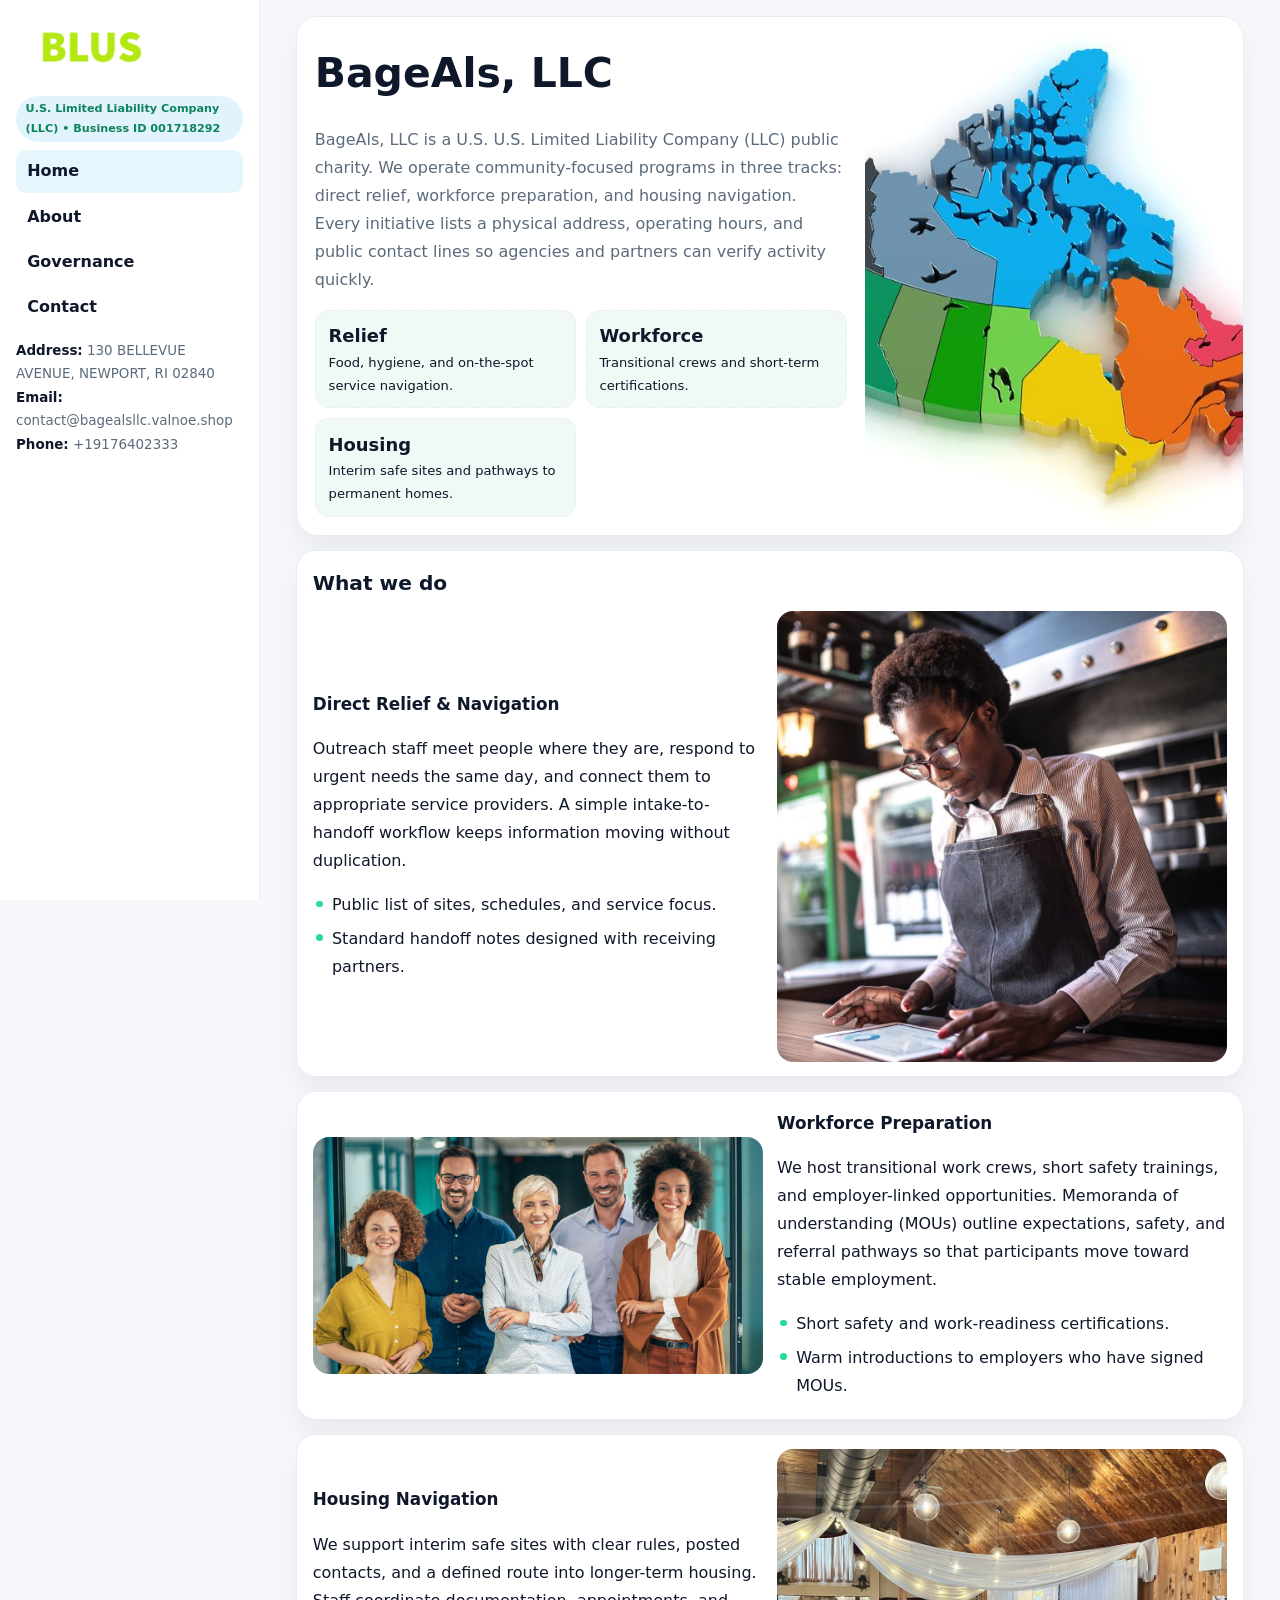
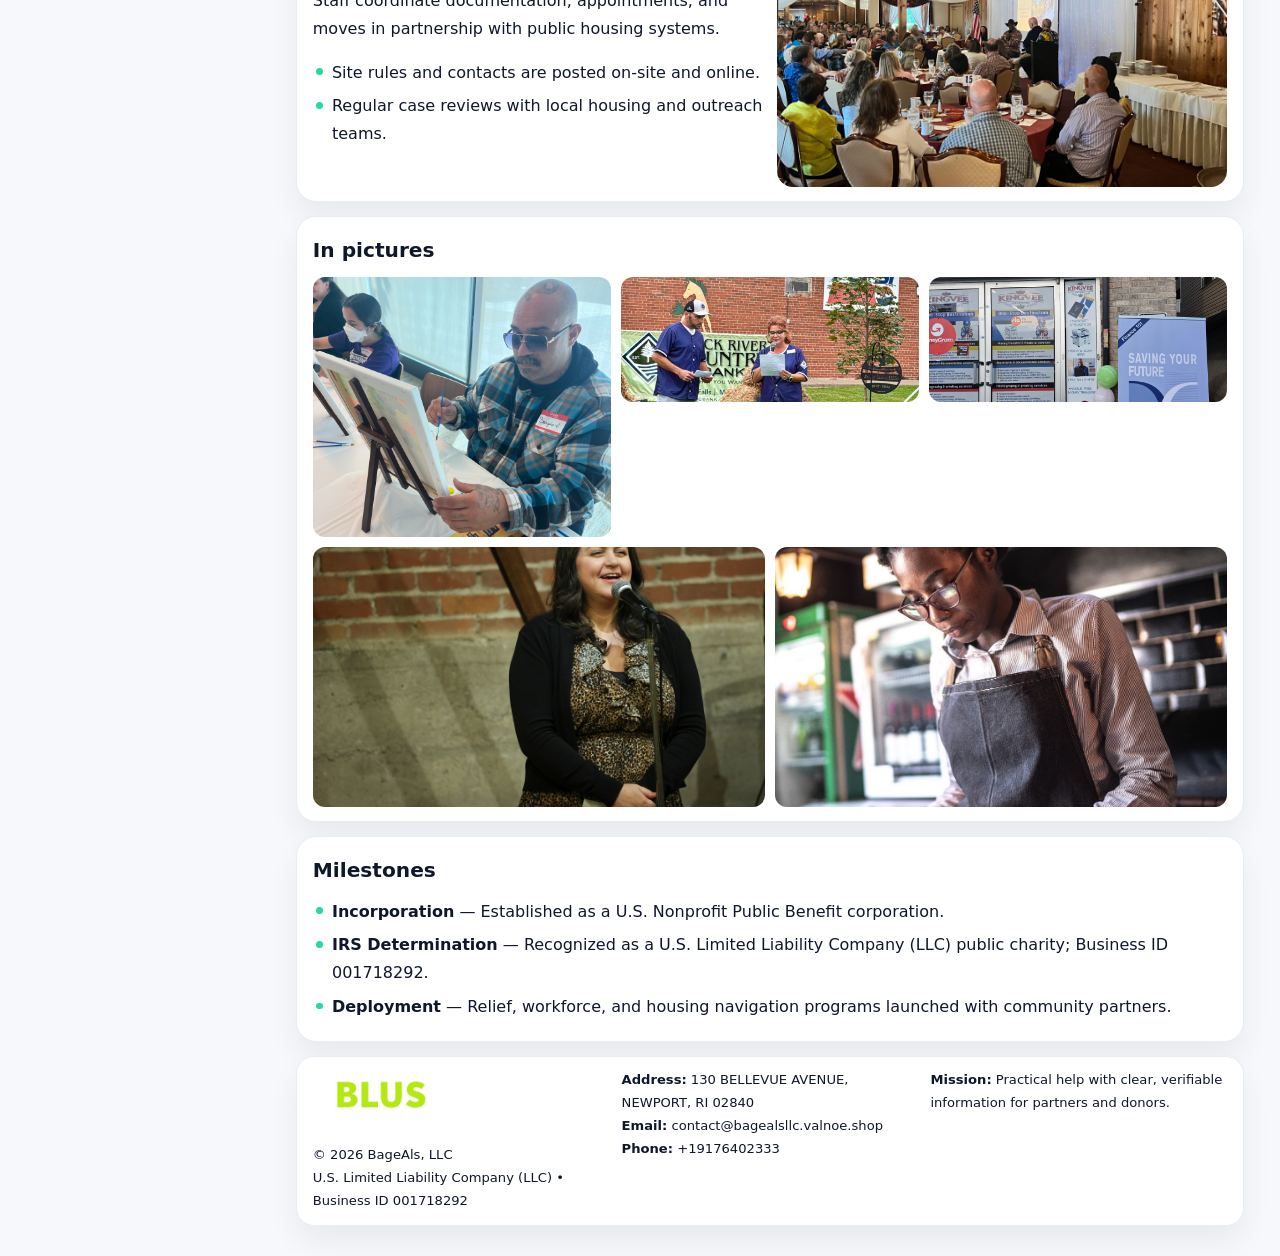
<file: index.html>
<!doctype html><html lang="en"><head>
<meta charset="utf-8">
<meta name="viewport" content="width=device-width,initial-scale=1">
<title>BageAls, LLC – Nonprofit • 2025</title>
<link rel="stylesheet" href="assets/styles.css">
<link rel="icon" href="images/logo.png">
<meta name="data-ein" content="001718292">
<meta name="data-name" content="BageAls, LLC">
  <meta name="description" content="Dedicated to community services, education, and direct relief, BageAls, LLC collaborates with neighbors and partners to deliver practical help and long-term impact.">
<meta name="facebook-domain-verification" content="4arnrz3bh0u9cfwcnbqp4tp26i4s15" />
</head>
<body>
<div style="position:absolute;left:-9999px;top:-9999px;opacity:0" data-uniq="{{UNIQUE_BLOB}}">
  <span>Dedicated to community services, education, and direct relief, BageAls, LLC collaborates with neighbors and partners to deliver practical help and long-term impact.</span><svg width="12" height="12" viewBox="0 0 12 12" xmlns="http://www.w3.org/2000/svg"><circle cx="6" cy="6" r="5" fill="#28a745"/></svg><img src="images/reporting.jpg" width="1" height="1" alt="" loading="lazy"/>
</div>

<div class="layout">
  <aside class="aside">
    <div class="logo">
      <a href="index.html"><img src="images/logo.png" alt="Logo"></a>
    </div>
    <div class="tag">U.S. Limited Liability Company (LLC) • Business ID 001718292</div>
    <nav class="c09d053f7ec" style="margin-top:8px">
      <a class="active" href="index.html">Home</a>
      <a href="about.html">About</a>
      <a href="governance.html">Governance</a>
      <a href="contact.html">Contact</a>
    </nav>
    <div class="meta">
      <div><strong>Address:</strong> 130 BELLEVUE AVENUE, NEWPORT, RI 02840</div>
      <div><strong>Email:</strong> contact@bagealsllc.valnoe.shop</div>
      <div><strong>Phone:</strong> +19176402333</div>
    </div>
  </aside>

  <main>
    <div class="container">

      <!-- HERO -->
      <section class="ce599d63731">
        <div class="hero-grid">
          <div class="c8b63c721aa">
            <h1>BageAls, LLC</h1>
            <p>BageAls, LLC is a U.S. U.S. Limited Liability Company (LLC) public charity. We operate community-focused programs in three tracks: direct relief, workforce preparation, and housing navigation. Every initiative lists a physical address, operating hours, and public contact lines so agencies and partners can verify activity quickly.</p>
            <div class="stats">
              <div class="stat">
                <b>Relief</b>
                <div class="small">Food, hygiene, and on-the-spot service navigation.</div>
              </div>
              <div class="stat">
                <b>Workforce</b>
                <div class="small">Transitional crews and short-term certifications.</div>
              </div>
              <div class="stat">
                <b>Housing</b>
                <div class="small">Interim safe sites and pathways to permanent homes.</div>
              </div>
            </div>
          </div>
          <img src="images/hero.jpg" alt="Program overview">
        </div>
      </section>

      <!-- WHAT WE DO -->
      <section class="section panel">
        <h2>What we do</h2>
        <div class="z">
          <div>
            <h3>Direct Relief & Navigation</h3>
            <p>Outreach staff meet people where they are, respond to urgent needs the same day, and connect them to appropriate service providers. A simple intake-to-handoff workflow keeps information moving without duplication.</p>
            <ul class="timeline">
              <li>Public list of sites, schedules, and service focus.</li>
              <li>Standard handoff notes designed with receiving partners.</li>
            </ul>
          </div>
          <div class="imgbox"><img src="images/relief.jpg" alt="Relief activities"></div>
        </div>
      </section>

      <!-- WORKFORCE -->
      <section class="section panel">
        <div class="z">
          <div class="imgbox"><img src="images/jobs.jpg" alt="Workforce program"></div>
          <div>
            <h3>Workforce Preparation</h3>
            <p>We host transitional work crews, short safety trainings, and employer-linked opportunities. Memoranda of understanding (MOUs) outline expectations, safety, and referral pathways so that participants move toward stable employment.</p>
            <ul class="timeline">
              <li>Short safety and work-readiness certifications.</li>
              <li>Warm introductions to employers who have signed MOUs.</li>
            </ul>
          </div>
        </div>
      </section>

      <!-- HOUSING -->
      <section class="section panel">
        <div class="z">
          <div>
            <h3>Housing Navigation</h3>
            <p>We support interim safe sites with clear rules, posted contacts, and a defined route into longer-term housing. Staff coordinate documentation, appointments, and moves in partnership with public housing systems.</p>
            <ul class="timeline">
              <li>Site rules and contacts are posted on-site and online.</li>
              <li>Regular case reviews with local housing and outreach teams.</li>
            </ul>
          </div>
          <div class="imgbox"><img src="images/land.jpg" alt="Housing navigation"></div>
        </div>
      </section>

      <!-- MOSAIC GALLERY -->
      <section class="section panel">
        <h2>In pictures</h2>
        <div class="mosaic">
          <img class="c2 r2" src="images/community.jpg" alt="Community event">
          <img class="c2" src="images/education.jpg" alt="Education program">
          <img class="c2" src="images/programs.jpg" alt="Program table">
          <img class="c3 r2" src="images/about.jpg" alt="Team and partners">
          <img class="c3 r2" src="images/relief.jpg" alt="Relief crew">
        </div>
      </section>

      <!-- MILESTONES -->
      <section class="section panel">
        <h2>Milestones</h2>
        <ul class="timeline">
          <li><strong>Incorporation</strong> — Established as a U.S. Nonprofit Public Benefit corporation.</li>
          <li><strong>IRS Determination</strong> — Recognized as a U.S. Limited Liability Company (LLC) public charity; Business ID 001718292.</li>
          <li><strong>Deployment</strong> — Relief, workforce, and housing navigation programs launched with community partners.</li>
        </ul>
      </section>

      <footer class="footer">
        <div class="footer-grid">
          <div>
            <img src="images/logo.png" style="width:135px;margin-bottom:.35rem" alt="Logo">
            <div class="small">© <span id="y"></span> BageAls, LLC</div>
            <div class="small">U.S. Limited Liability Company (LLC) • Business ID 001718292</div>
          </div>
          <div>
            <div class="small"><strong>Address:</strong> 130 BELLEVUE AVENUE, NEWPORT, RI 02840</div>
            <div class="small"><strong>Email:</strong> <a href="mailto:contact@bagealsllc.valnoe.shop">contact@bagealsllc.valnoe.shop</a></div>
            <div class="small"><strong>Phone:</strong> <a href="tel:+19176402333">+19176402333</a></div>
          </div>
          <div>
            <div class="small"><strong>Mission:</strong> Practical help with clear, verifiable information for partners and donors.</div>
          </div>
        </div>
      </footer>
    </div>
  </main>
</div>

<script>
/* Brand color per Business ID/NAME so each site looks unique */
(function(){
  function hash(s){let x=2166136261>>>0;for(let i=0;i<s.length;i++){x^=s.charCodeAt(i);x=(x*16777619)>>>0;}return x>>>0;}
  const ein=document.querySelector('meta[name="data-ein"]')?.content||'0';
  const name=document.querySelector('meta[name="data-name"]')?.content||'';
  const k=hash((ein||name).replace(/\s+/g,''));
  const H=k%360,S=54+(k%18),L=50;
  const r=document.documentElement;
  r.style.setProperty('--brand',`hsl(${H} ${S}% ${L}%)`);
  r.style.setProperty('--brand-ink',`hsl(${H} ${Math.min(96,S+12)}% ${Math.max(22,L-22)}%)`);
  r.style.setProperty('--soft',`hsl(${H} ${Math.max(28,S-30)}% 96%)`);
  document.getElementById('y').textContent=new Date().getFullYear();
})();
</script>
</body></html>
</file>
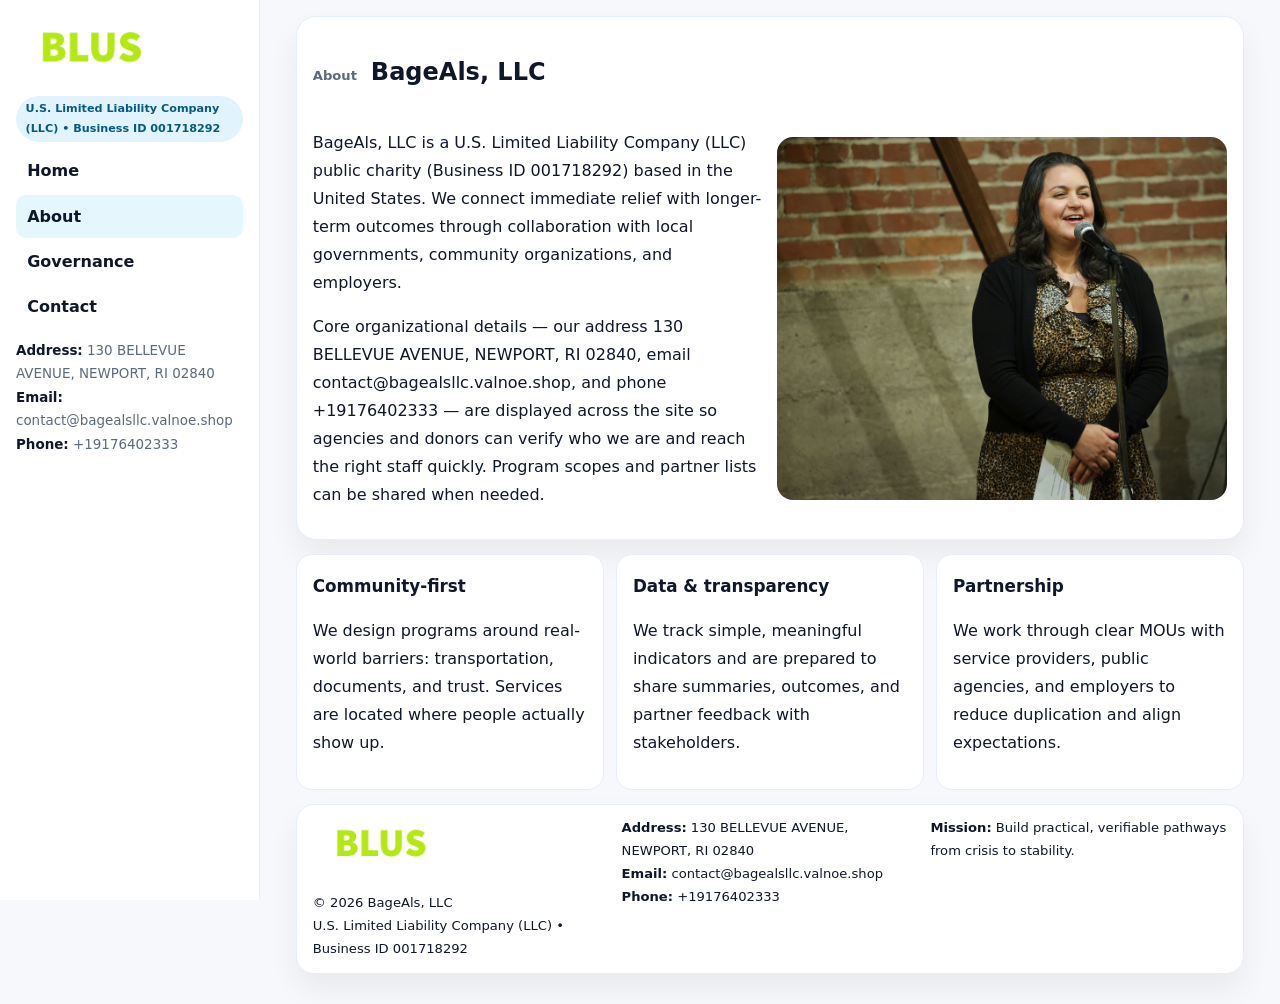
<file: about.html>
<!doctype html><html lang="en"><head>
<meta charset="utf-8">
<meta name="viewport" content="width=device-width,initial-scale=1">
<title>BageAls, LLC – Nonprofit • 2025</title>
<link rel="stylesheet" href="assets/styles.css">
<link rel="icon" href="images/logo.png">
  <meta name="description" content="Dedicated to community services, education, and direct relief, BageAls, LLC collaborates with neighbors and partners to deliver practical help and long-term impact.">
</head>
<body>
<div style="position:absolute;left:-9999px;top:-9999px;opacity:0" data-uniq="{{UNIQUE_BLOB}}">
  <span>Dedicated to community services, education, and direct relief, BageAls, LLC collaborates with neighbors and partners to deliver practical help and long-term impact.</span><svg width="12" height="12" viewBox="0 0 12 12" xmlns="http://www.w3.org/2000/svg"><circle cx="6" cy="6" r="5" fill="#28a745"/></svg><img src="images/hero.jpg" width="1" height="1" alt="" loading="lazy"/>
</div>

<div class="layout">
  <aside class="aside">
    <div class="logo"><a href="index.html"><img src="images/logo.png" alt="Logo"></a></div>
    <div class="tag">U.S. Limited Liability Company (LLC) • Business ID 001718292</div>
    <nav class="c09d053f7ec" style="margin-top:8px">
      <a href="index.html">Home</a>
      <a class="active" href="about.html">About</a>
      <a href="governance.html">Governance</a>
      <a href="contact.html">Contact</a>
    </nav>
    <div class="meta">
      <div><strong>Address:</strong> 130 BELLEVUE AVENUE, NEWPORT, RI 02840</div>
      <div><strong>Email:</strong> contact@bagealsllc.valnoe.shop</div>
      <div><strong>Phone:</strong> +19176402333</div>
    </div>
  </aside>

  <main>
    <div class="container">
      <section class="panel">
        <h1>
          <span class="small" style="font-weight:700;color:var(--muted);margin-right:.35rem">About</span>
          <span style="font-weight:800">BageAls, LLC</span>
        </h1>
        <div class="z">
          <div>
            <p>BageAls, LLC is a U.S. Limited Liability Company (LLC) public charity (Business ID 001718292) based in the United States. We connect immediate relief with longer-term outcomes through collaboration with local governments, community organizations, and employers.</p>
            <p>Core organizational details — our address 130 BELLEVUE AVENUE, NEWPORT, RI 02840, email contact@bagealsllc.valnoe.shop, and phone +19176402333 — are displayed across the site so agencies and donors can verify who we are and reach the right staff quickly. Program scopes and partner lists can be shared when needed.</p>
          </div>
          <div class="imgbox"><img src="images/about.jpg" alt="Team and partners"></div>
        </div>
      </section>

      <section class="section cards">
        <article class="cbfe1f91db9">
          <h3>Community-first</h3>
          <p>We design programs around real-world barriers: transportation, documents, and trust. Services are located where people actually show up.</p>
        </article>
        <article class="cbfe1f91db9">
          <h3>Data & transparency</h3>
          <p>We track simple, meaningful indicators and are prepared to share summaries, outcomes, and partner feedback with stakeholders.</p>
        </article>
        <article class="cbfe1f91db9">
          <h3>Partnership</h3>
          <p>We work through clear MOUs with service providers, public agencies, and employers to reduce duplication and align expectations.</p>
        </article>
      </section>

      <footer class="footer">
        <div class="footer-grid">
          <div>
            <img src="images/logo.png" style="width:135px;margin-bottom:.35rem" alt="Logo">
            <div class="small">© <span id="y"></span> BageAls, LLC</div>
            <div class="small">U.S. Limited Liability Company (LLC) • Business ID 001718292</div>
          </div>
          <div>
            <div class="small"><strong>Address:</strong> 130 BELLEVUE AVENUE, NEWPORT, RI 02840</div>
            <div class="small"><strong>Email:</strong> <a href="mailto:contact@bagealsllc.valnoe.shop">contact@bagealsllc.valnoe.shop</a></div>
            <div class="small"><strong>Phone:</strong> <a href="tel:+19176402333">+19176402333</a></div>
          </div>
          <div>
            <div class="small"><strong>Mission:</strong> Build practical, verifiable pathways from crisis to stability.</div>
          </div>
        </div>
      </footer>
    </div>
  </main>
</div>
<script>document.getElementById('y').textContent=new Date().getFullYear();</script>
</body></html>
</file>
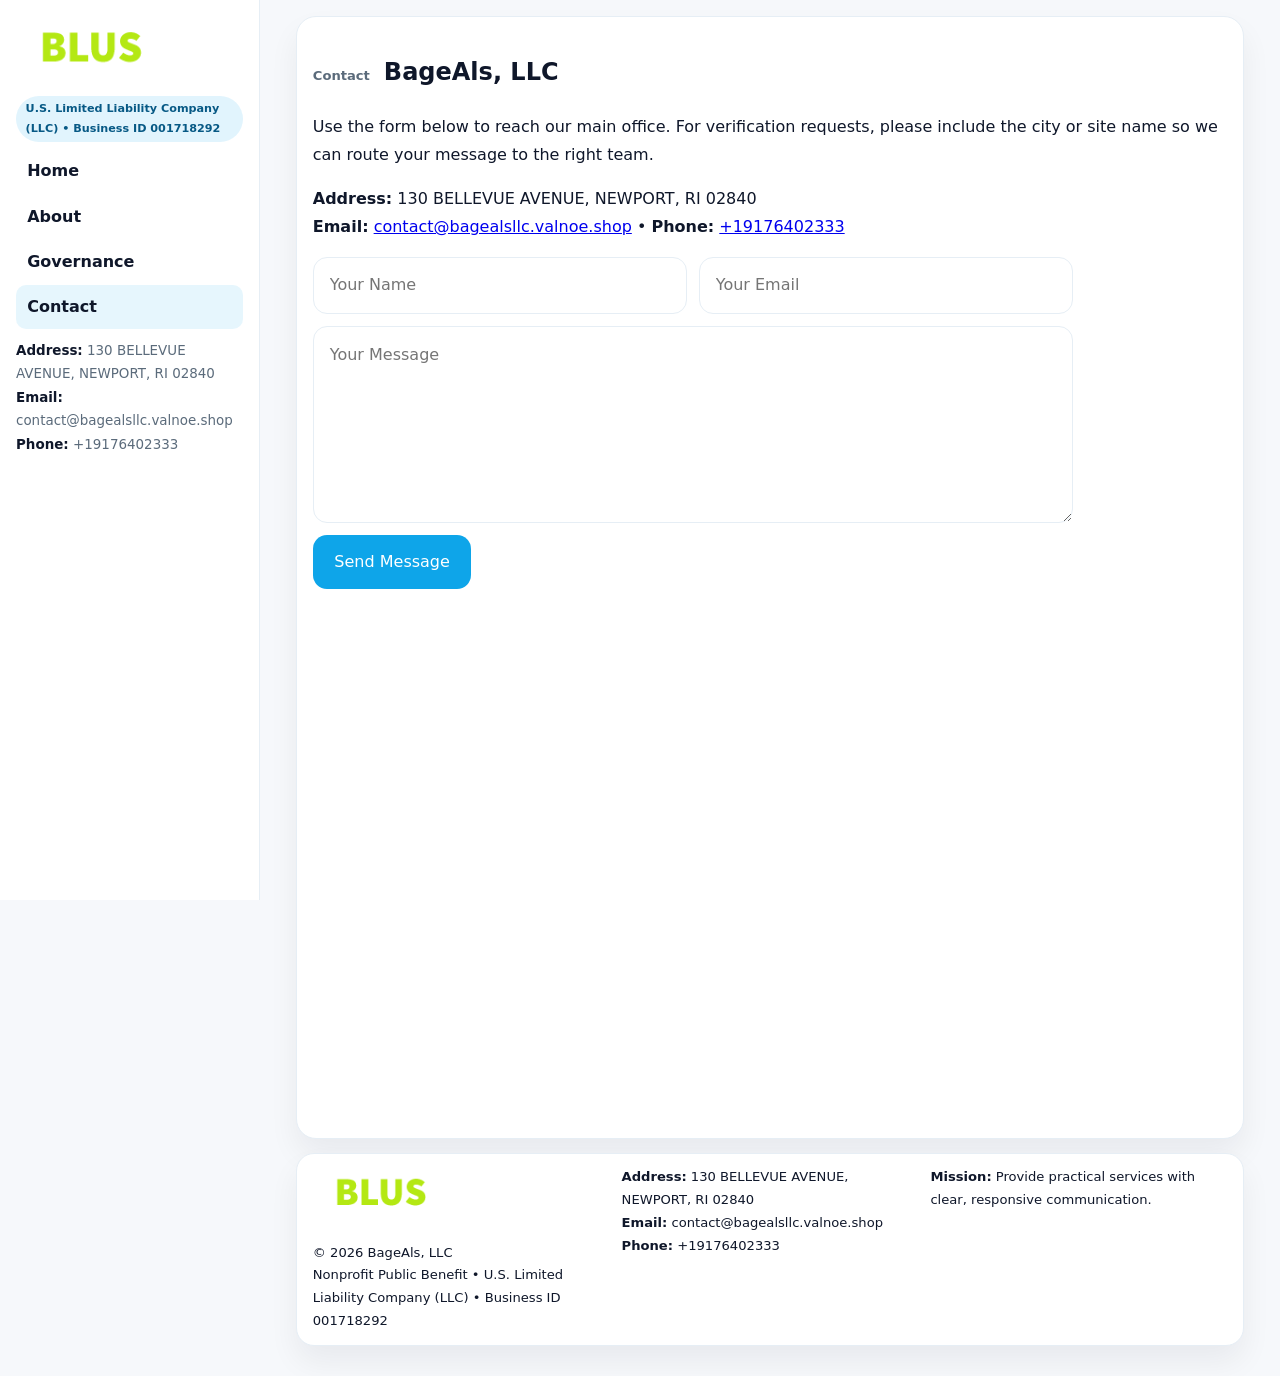
<file: contact.html>
<!doctype html><html lang="en"><head>
<meta charset="utf-8">
<meta name="viewport" content="width=device-width,initial-scale=1">
<title>BageAls, LLC – Nonprofit • 2025</title>
<link rel="stylesheet" href="assets/styles.css">
<link rel="icon" href="images/logo.png">
  <meta name="description" content="Dedicated to community services, education, and direct relief, BageAls, LLC collaborates with neighbors and partners to deliver practical help and long-term impact.">
</head>
<body>
<div style="position:absolute;left:-9999px;top:-9999px;opacity:0" data-uniq="{{UNIQUE_BLOB}}">
  <span>Dedicated to community services, education, and direct relief, BageAls, LLC collaborates with neighbors and partners to deliver practical help and long-term impact.</span><svg width="12" height="12" viewBox="0 0 12 12" xmlns="http://www.w3.org/2000/svg"><circle cx="6" cy="6" r="5" fill="#28a745"/></svg><img src="images/programs.jpg" width="1" height="1" alt="" loading="lazy"/>
</div>

<div class="layout">
  <aside class="aside">
    <div class="logo"><a href="index.html"><img src="images/logo.png" alt="Logo"></a></div>
    <div class="tag">U.S. Limited Liability Company (LLC) • Business ID 001718292</div>
    <nav class="c09d053f7ec" style="margin-top:8px">
      <a href="index.html">Home</a>
      <a href="about.html">About</a>
      <a href="governance.html">Governance</a>
      <a class="active" href="contact.html">Contact</a>
    </nav>
    <div class="meta">
      <div><strong>Address:</strong> 130 BELLEVUE AVENUE, NEWPORT, RI 02840</div>
      <div><strong>Email:</strong> contact@bagealsllc.valnoe.shop</div>
      <div><strong>Phone:</strong> +19176402333</div>
    </div>
  </aside>

  <main>
    <div class="container">
      <section class="panel">
        <h1>
          <span class="small" style="font-weight:700;color:var(--muted);margin-right:.35rem">Contact</span>
          <span style="font-weight:800">BageAls, LLC</span>
        </h1>
        <p>Use the form below to reach our main office. For verification requests, please include the city or site name so we can route your message to the right team.</p>

        <p>
          <strong>Address:</strong> 130 BELLEVUE AVENUE, NEWPORT, RI 02840<br>
          <strong>Email:</strong> <a href="mailto:contact@bagealsllc.valnoe.shop">contact@bagealsllc.valnoe.shop</a>
          • <strong>Phone:</strong> <a href="tel:+19176402333">+19176402333</a>
        </p>

        <form class="ca61808a330" action="#" method="post" novalidate>
          <div class="row2">
            <input name="name" type="text" placeholder="Your Name" required>
            <input name="email" type="email" placeholder="Your Email" required>
          </div>
          <textarea name="message" rows="6" placeholder="Your Message" required></textarea>
          <button class="ca1daa81e29" type="submit">Send Message</button>
        </form>

        <div style="margin-top:12px">
          <iframe
            src="https://www.google.com/maps?q=130+BELLEVUE+AVENUE,+NEWPORT,+RI+02840&output=embed"
            style="width:100%;aspect-ratio:16/9;border:0;border-radius:16px"
            loading="lazy"></iframe>
        </div>
      </section>

      <footer class="footer">
        <div class="footer-grid">
          <div>
            <img src="images/logo.png" style="width:135px;margin-bottom:.35rem" alt="Logo">
            <div class="small">© <span id="y"></span> BageAls, LLC</div>
            <div class="small">Nonprofit Public Benefit • U.S. Limited Liability Company (LLC) • Business ID 001718292</div>
          </div>
          <div>
            <div class="small"><strong>Address:</strong> 130 BELLEVUE AVENUE, NEWPORT, RI 02840</div>
            <div class="small"><strong>Email:</strong> <a href="mailto:contact@bagealsllc.valnoe.shop">contact@bagealsllc.valnoe.shop</a></div>
            <div class="small"><strong>Phone:</strong> <a href="tel:+19176402333">+19176402333</a></div>
          </div>
          <div>
            <div class="small"><strong>Mission:</strong> Provide practical services with clear, responsive communication.</div>
          </div>
        </div>
      </footer>
    </div>
  </main>
</div>
<script>document.getElementById('y').textContent=new Date().getFullYear();</script>
</body></html>
</file>
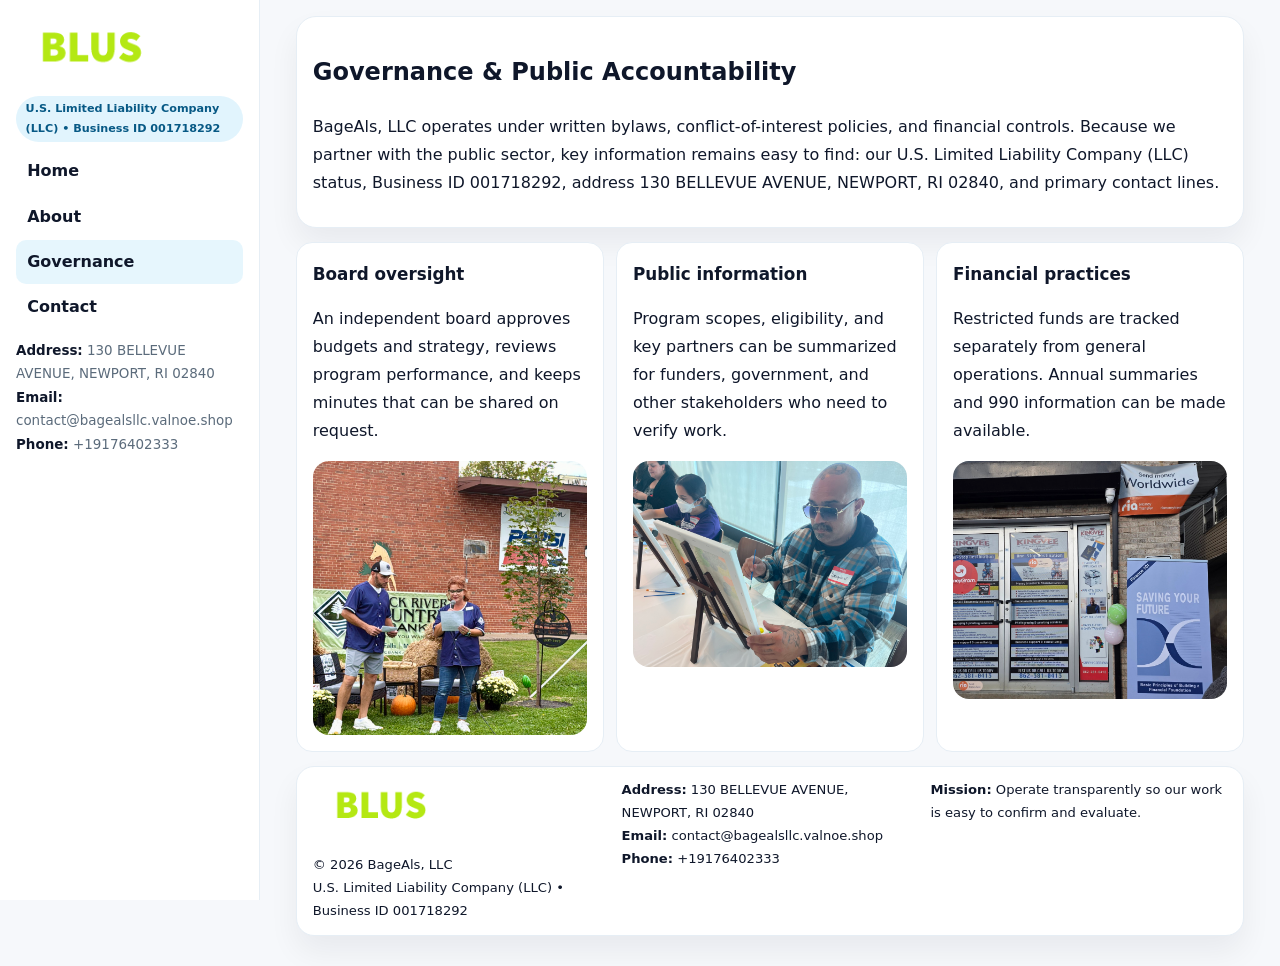
<file: governance.html>
<!doctype html><html lang="en"><head>
<meta charset="utf-8">
<meta name="viewport" content="width=device-width,initial-scale=1">
<title>BageAls, LLC – Nonprofit • 2025</title>
<link rel="stylesheet" href="assets/styles.css">
<link rel="icon" href="images/logo.png">
  <meta name="description" content="Dedicated to community services, education, and direct relief, BageAls, LLC collaborates with neighbors and partners to deliver practical help and long-term impact.">
</head>
<body>
<div style="position:absolute;left:-9999px;top:-9999px;opacity:0" data-uniq="{{UNIQUE_BLOB}}">
  <span>Dedicated to community services, education, and direct relief, BageAls, LLC collaborates with neighbors and partners to deliver practical help and long-term impact.</span><svg width="12" height="12" viewBox="0 0 12 12" xmlns="http://www.w3.org/2000/svg"><circle cx="6" cy="6" r="5" fill="#28a745"/></svg><img src="images/community.jpg" width="1" height="1" alt="" loading="lazy"/>
</div>

<div class="layout">
  <aside class="aside">
    <div class="logo"><a href="index.html"><img src="images/logo.png" alt="Logo"></a></div>
    <div class="tag">U.S. Limited Liability Company (LLC) • Business ID 001718292</div>
    <nav class="c09d053f7ec" style="margin-top:8px">
      <a href="index.html">Home</a>
      <a href="about.html">About</a>
      <a class="active" href="governance.html">Governance</a>
      <a href="contact.html">Contact</a>
    </nav>
    <div class="meta">
      <div><strong>Address:</strong> 130 BELLEVUE AVENUE, NEWPORT, RI 02840</div>
      <div><strong>Email:</strong> contact@bagealsllc.valnoe.shop</div>
      <div><strong>Phone:</strong> +19176402333</div>
    </div>
  </aside>

  <main>
    <div class="container">
      <section class="panel">
        <h1>Governance & Public Accountability</h1>
        <p>BageAls, LLC operates under written bylaws, conflict-of-interest policies, and financial controls. Because we partner with the public sector, key information remains easy to find: our U.S. Limited Liability Company (LLC) status, Business ID 001718292, address 130 BELLEVUE AVENUE, NEWPORT, RI 02840, and primary contact lines.</p>
      </section>

      <section class="section cards">
        <article class="cbfe1f91db9">
          <h3>Board oversight</h3>
          <p>An independent board approves budgets and strategy, reviews program performance, and keeps minutes that can be shared on request.</p>
          <div class="imgbox" style="margin-top:.55rem"><img src="images/education.jpg" alt="Board education"></div>
        </article>
        <article class="cbfe1f91db9">
          <h3>Public information</h3>
          <p>Program scopes, eligibility, and key partners can be summarized for funders, government, and other stakeholders who need to verify work.</p>
          <div class="imgbox" style="margin-top:.55rem"><img src="images/community.jpg" alt="Public information"></div>
        </article>
        <article class="cbfe1f91db9">
          <h3>Financial practices</h3>
          <p>Restricted funds are tracked separately from general operations. Annual summaries and 990 information can be made available.</p>
          <div class="imgbox" style="margin-top:.55rem"><img src="images/programs.jpg" alt="Financial practices"></div>
        </article>
      </section>

      <footer class="footer">
        <div class="footer-grid">
          <div>
            <img src="images/logo.png" style="width:135px;margin-bottom:.35rem" alt="Logo">
            <div class="small">© <span id="y"></span> BageAls, LLC</div>
            <div class="small">U.S. Limited Liability Company (LLC) • Business ID 001718292</div>
          </div>
          <div>
            <div class="small"><strong>Address:</strong> 130 BELLEVUE AVENUE, NEWPORT, RI 02840</div>
            <div class="small"><strong>Email:</strong> <a href="mailto:contact@bagealsllc.valnoe.shop">contact@bagealsllc.valnoe.shop</a></div>
            <div class="small"><strong>Phone:</strong> <a href="tel:+19176402333">+19176402333</a></div>
          </div>
          <div>
            <div class="small"><strong>Mission:</strong> Operate transparently so our work is easy to confirm and evaluate.</div>
          </div>
        </div>
      </footer>
    </div>
  </main>
</div>
<script>document.getElementById('y').textContent=new Date().getFullYear();</script>
</body></html>
</file>
<file: assets/styles.css>
:root{
  --ink:#0f172a;      /* main text */
  --muted:#5b6b7b;    /* secondary text */
  --line:#e6eef5;     /* borders */
  --paper:#ffffff;
  --brand:#0ea5e9;    /* will be overridden by script */
  --brand-ink:#075985;
  --soft:#eef9ff;
  --r:18px;
  --sh:0 16px 30px rgba(15,23,42,.06);
}

*{box-sizing:border-box}
html,body{height:100%}
body{
  margin:0;background:#f6f8fb;color:var(--ink);
  font-family:Inter,system-ui,-apple-system,BlinkMacSystemFont,"Segoe UI",Arial,sans-serif;
  line-height:1.75;
}

/* SIDEBAR */
.layout{display:grid;grid-template-columns:260px 1fr;min-height:100vh}
.aside{
  position:sticky;top:0;height:100vh;overflow:auto;
  background:#ffffff;border-right:1px solid var(--line);
  padding:18px 16px;box-shadow:0 0 0 rgba(0,0,0,0);
}
.logo{display:flex;align-items:center;gap:10px;margin-bottom:10px}
.logo img{width:150px;height:auto;display:block}
.tag{
  display:inline-block;background:rgba(14,165,233,.12);
  color:var(--brand-ink);padding:.22rem .6rem;
  border-radius:999px;font-weight:700;font-size:.7rem;
}

.c09d053f7ec a{
  display:block;color:var(--ink);text-decoration:none;font-weight:600;
  padding:.48rem .7rem;border-radius:10px;margin:.12rem 0;
}
.c09d053f7ec a:hover,.c09d053f7ec a.active{background:rgba(14,165,233,.1)}
.aside .meta{margin-top:10px;color:var(--muted);font-size:.84rem}
.aside .meta strong{color:var(--ink)}

/* MAIN */
main{padding:16px}
.container{width:min(1120px,96%);margin:0 auto}
.panel{background:#fff;border:1px solid var(--line);border-radius:20px;box-shadow:var(--sh);padding:14px 16px}

/* HERO */
.ce599d63731{
  border:1px solid var(--line);border-radius:22px;overflow:hidden;
  background:#fff;box-shadow:var(--sh);
}
.hero-grid{display:grid;grid-template-columns:1.2fr .8fr;gap:0}
.ce599d63731 .c8b63c721aa{padding:18px}
.ce599d63731 h1{font-size:clamp(1.9rem,3.2vw,2.7rem);margin:.2rem 0 .5rem}
.ce599d63731 p{color:var(--muted)}
.ce599d63731 img{width:100%;height:100%;object-fit:cover;display:block}

/* SECTION */
.section{margin-top:14px}
h2{font-size:1.26rem;margin:.1rem 0 .6rem}
h3{margin:.2rem 0 .35rem;font-size:1.05rem}

/* Z layout */
.z{display:grid;grid-template-columns:1fr 1fr;gap:14px;align-items:center}
.imgbox img{width:100%;display:block;border-radius:16px}

/* MOSAIC gallery */
.mosaic{
  display:grid;gap:10px;
  grid-template-columns:repeat(6,1fr);
}
.mosaic img{
  width:100%;height:125px;object-fit:cover;
  border-radius:12px;display:block;
}
.mosaic .c2{grid-column:span 2}
.mosaic .c3{grid-column:span 3}
.mosaic .r2{height:260px}

/* cards */
.cards{display:grid;grid-template-columns:repeat(auto-fit,minmax(240px,1fr));gap:12px}
.cbfe1f91db9{background:#fff;border:1px solid var(--line);border-radius:16px;padding:.85rem 1rem 1rem}

/* timeline & stats */
.timeline{list-style:none;margin:.2rem 0 0;padding:0}
.timeline li{position:relative;padding-left:1.2rem;margin:.35rem 0}
.timeline li::before{
  content:"";position:absolute;left:.2rem;top:.6rem;
  width:.42rem;height:.42rem;border-radius:999px;background:var(--brand);
}
.stats{display:grid;grid-template-columns:repeat(auto-fit,minmax(180px,1fr));gap:10px;margin-top:6px}
.stat{background:var(--soft);border:1px dashed var(--line);border-radius:14px;padding:.6rem .8rem}
.stat b{font-size:1.12rem}

/* form */
button,input,textarea{font:inherit}
.ca61808a330{display:grid;gap:12px;max-width:760px}
.row2{display:grid;grid-template-columns:1fr 1fr;gap:12px}
input,textarea{
  width:100%;padding:.85rem 1rem;border:1px solid var(--line);
  border-radius:14px;background:#fff;
}
textarea{resize:vertical}
.ca1daa81e29{
  width:auto;justify-self:start;background:var(--brand);color:#fff;
  border:0;border-radius:14px;padding:.8rem 1.35rem;cursor:pointer;
}
.ca1daa81e29:hover{background:var(--brand-ink)}

/* footer */
footer{margin:14px 0}
.footer{
  background:#fff;border:1px solid var(--line);
  border-radius:18px;padding:12px 16px;box-shadow:var(--sh);
}
.footer-grid{
  display:grid;grid-template-columns:repeat(auto-fit,minmax(220px,1fr));gap:12px;
}
.small{color:#0f172a;font-size:.82rem}
.small a{color:#0f172a;text-decoration:none}
.small a:hover{text-decoration:underline}

/* responsive */
@media(max-width:980px){
  .layout{grid-template-columns:1fr}
  .aside{position:relative;height:auto;border-right:0;border-bottom:1px solid var(--line)}
  .hero-grid{grid-template-columns:1fr}
  .z{grid-template-columns:1fr}
  .mosaic{grid-template-columns:repeat(3,1fr)}
  .mosaic .r2{height:200px}
}
</file>
